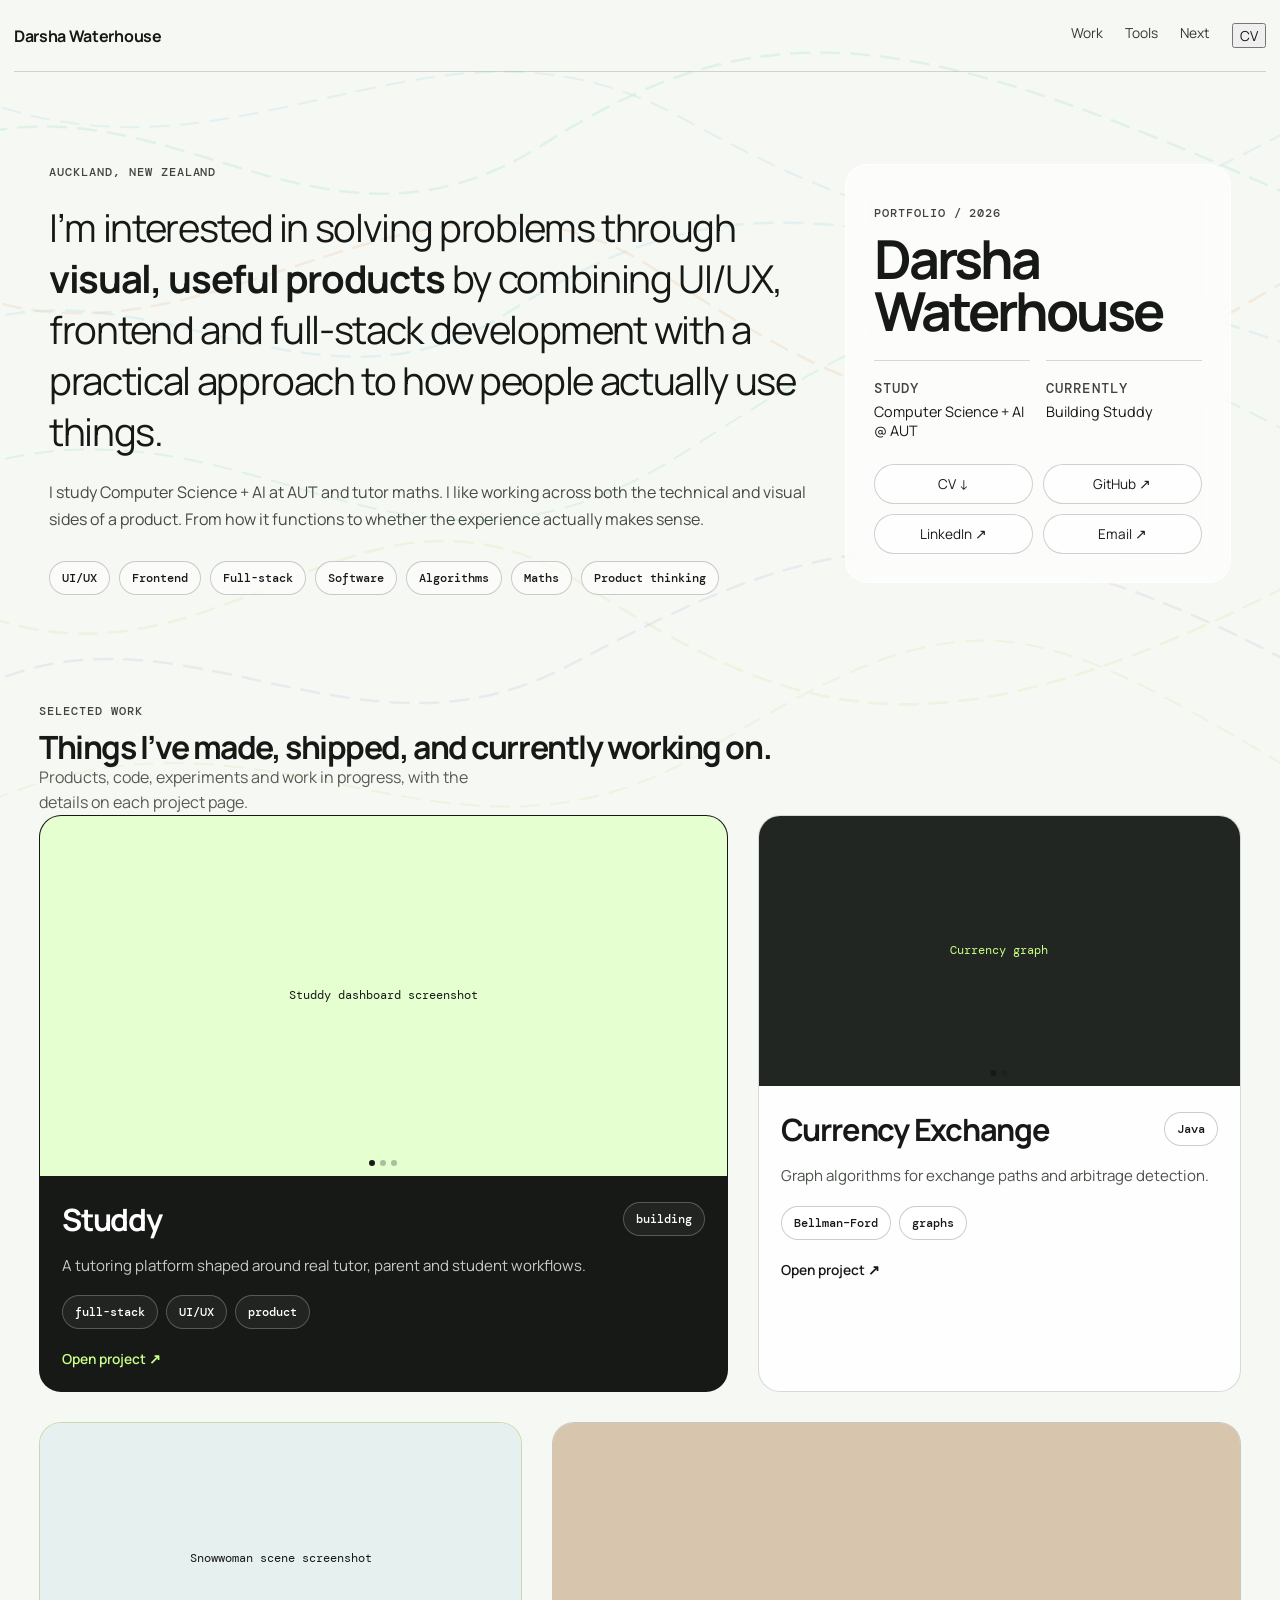
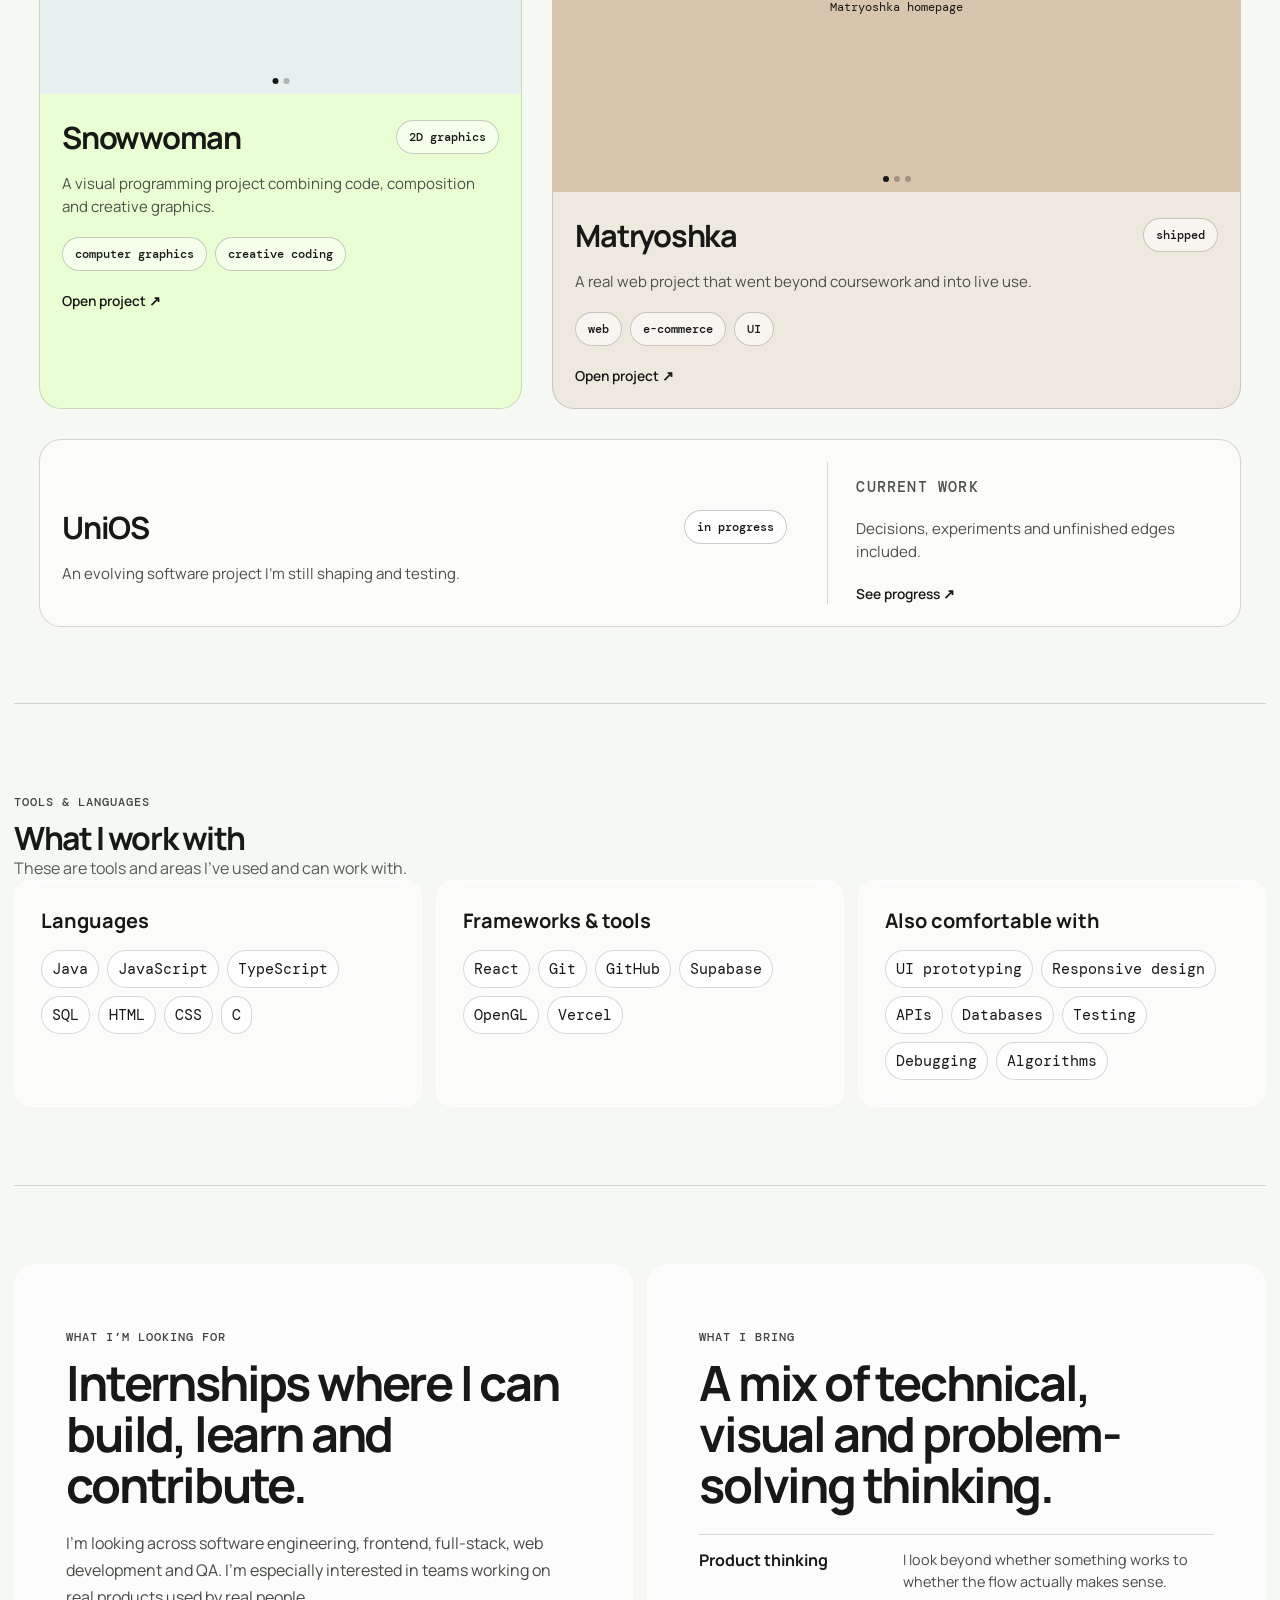
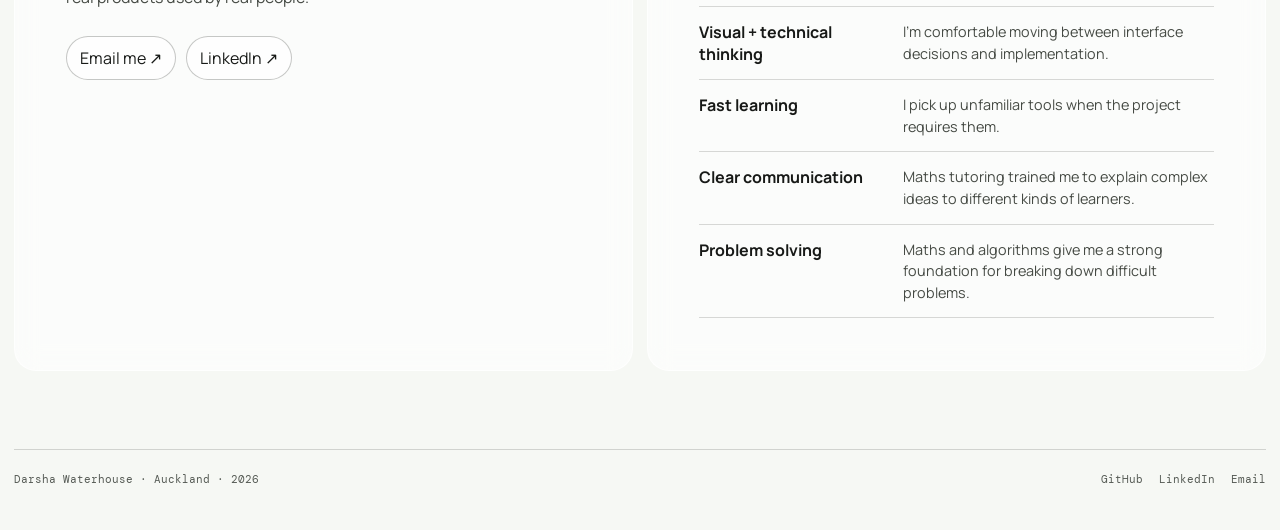
<file: index.html>
<!DOCTYPE html>
<html lang="en">

<head>
  <meta charset="UTF-8" />
  <meta name="viewport" content="width=device-width, initial-scale=1.0" />
  <meta name="description"
    content="Darsha Waterhouse — UI/UX, frontend, full-stack, software and creative technical work." />
  <title>Darsha Waterhouse</title>
  <link rel="preconnect" href="https://fonts.googleapis.com">
  <link rel="preconnect" href="https://fonts.gstatic.com" crossorigin>
  <link
    href="https://fonts.googleapis.com/css2?family=DM+Mono:wght@400;500&family=Manrope:wght@400;500;600;700&display=swap"
    rel="stylesheet">
  <link rel="stylesheet" href="styles.css" />
</head>

<body>
  <div class="light-trails" aria-hidden="true">
    <svg viewBox="0 0 1600 1000" preserveAspectRatio="none" fill="none">

      <path class="trail trail-green" fill="none" d="M-120 180 C 180 40, 380 330, 680 160 S 1180 40, 1720 260" />

      <path class="trail trail-cyan" fill="none" d="M-160 420 C 120 220, 360 500, 630 350 S 1050 210, 1700 410" />

      <path class="trail trail-yellow" fill="none" d="M-80 660 C 260 820, 430 480, 730 650 S 1200 850, 1720 600" />

      <path class="trail trail-violet" fill="none" d="M-120 820 C 170 600, 410 880, 710 740 S 1210 520, 1720 790" />

      <path class="trail trail-orange" fill="none" d="M-100 300 C 230 470, 510 120, 820 300 S 1250 520, 1700 260" />

      <path class="trail trail-green trail-thin" fill="none"
        d="M-100 540 C 300 390, 480 720, 860 500 S 1250 320, 1700 520" />

      <path class="trail trail-cyan trail-thin" fill="none"
        d="M-100 80 C 270 260, 520 -30, 850 130 S 1320 300, 1700 100" />

      <path class="trail trail-yellow trail-thin" fill="none"
        d="M-80 920 C 320 720, 540 1020, 890 830 S 1300 690, 1700 900" />

    </svg>
  </div>

  <canvas id="networkCanvas" aria-hidden="true"></canvas>

  <main class="page">
    <header class="topbar">
      <a class="brand" href="#top">Darsha Waterhouse</a>
      <nav>
        <a href="#work">Work</a>
        <a href="#tools">Tools</a>
        <a href="#next">Next</a>
        <button class="cv-open nav-cv" type="button">CV</button>
      </nav>
    </header>

    <section class="intro" id="top">
      <div class="intro-copy">
        <p class="kicker">Auckland, New Zealand</p>

        <p class="lead">
          I’m interested in solving problems through <strong>visual, useful products</strong>
          by combining UI/UX, frontend and full-stack development with a practical approach
          to how people actually use things.
        </p>

        <p class="about-text">
          I study Computer Science + AI at AUT and tutor maths. I like working across both
          the technical and visual sides of a product. From how it functions to whether
          the experience actually makes sense.
        </p>

        <div class="interest-row" aria-label="Interests">
          <span>UI/UX</span>
          <span>Frontend</span>
          <span>Full-stack</span>
          <span>Software</span>
          <span>Algorithms</span>
          <span>Maths</span>
          <span>Product thinking</span>
        </div>
      </div>

      <aside class="intro-card no-photo">
        <div class="intro-card-bottom">
          <div class="identity-block">
            <p class="mini-label">Portfolio / 2026</p>
            <h1>Darsha Waterhouse</h1>
          </div>

          <div class="profile-facts">
            <div>
              <p class="mini-label">Study</p>
              <p>Computer Science + AI @ AUT</p>
            </div>
            <div>
              <p class="mini-label">Currently</p>
              <p>Building Studdy</p>
            </div>
          </div>

          <div class="quick-links">
            <button class="cv-open quick-link-button" type="button">CV ↓</button>
            <a href="https://github.com/darshabloom" target="_blank" rel="noopener">GitHub ↗</a>

            <a href="https://www.linkedin.com/in/darsha-waterhouse-b93990320" target="_blank" rel="noopener">
              LinkedIn ↗
            </a>
            <a href="mailto:darshawaterhouse360@gmail.com">Email ↗</a>
          </div>
        </div>
      </aside>
    </section>

    <section class="work-section" id="work">
      <div class="section-heading">
        <div>
          <p class="mini-label">Selected work</p>
          <h2>Things I’ve made, shipped, and currently working on.</h2>
        </div>
        <p>
          Products, code, experiments and work in progress, with the details on each project page.
        </p>
      </div>

      <!-- V3 PROJECT LAYOUT: intentionally preserved -->
      <div class="work-grid">
        <a class="project project-large dark" href="studdy.html" data-accent="green">
          <div class="project-media carousel" data-carousel>
            <div class="slides">
              <div class="slide active placeholder green-soft">Studdy dashboard screenshot</div>
              <div class="slide placeholder charcoal">Tutor profile screenshot</div>
              <div class="slide placeholder offwhite">Booking flow screenshot</div>
            </div>
            <button class="carousel-btn prev" type="button" aria-label="Previous image">←</button>
            <button class="carousel-btn next" type="button" aria-label="Next image">→</button>
            <div class="carousel-dots"></div>
          </div>
          <div class="project-copy">
            <div class="project-topline">
              <h3>Studdy</h3>
              <span class="status">building</span>
            </div>
            <p>A tutoring platform shaped around real tutor, parent and student workflows.</p>
            <div class="project-meta">
              <span>full-stack</span><span>UI/UX</span><span>product</span>
            </div>
            <span class="project-link">Open project ↗</span>
          </div>
        </a>

        <a class="project project-small light" href="currency.html" data-accent="blue">
          <div class="project-media carousel" data-carousel>
            <div class="slides">
              <div class="slide active placeholder charcoal green-text">Currency graph</div>
              <div class="slide placeholder blue-soft">Arbitrage result</div>
            </div>
            <button class="carousel-btn prev" type="button" aria-label="Previous image">←</button>
            <button class="carousel-btn next" type="button" aria-label="Next image">→</button>
            <div class="carousel-dots"></div>
          </div>
          <div class="project-copy">
            <div class="project-topline">
              <h3>Currency Exchange</h3>
              <span class="status">Java</span>
            </div>
            <p>Graph algorithms for exchange paths and arbitrage detection.</p>
            <div class="project-meta">
              <span>Bellman–Ford</span><span>graphs</span>
            </div>
            <span class="project-link">Open project ↗</span>
          </div>
        </a>

        <a class="project project-small green" href="snowwoman.html" data-accent="lilac">
          <div class="project-media carousel" data-carousel>
            <div class="slides">
              <div class="slide active placeholder ice">Snowwoman scene screenshot</div>
              <div class="slide placeholder pale">Graphics detail screenshot</div>
            </div>
            <button class="carousel-btn prev" type="button" aria-label="Previous image">←</button>
            <button class="carousel-btn next" type="button" aria-label="Next image">→</button>
            <div class="carousel-dots"></div>
          </div>
          <div class="project-copy">
            <div class="project-topline">
              <h3>Snowwoman</h3>
              <span class="status">2D graphics</span>
            </div>
            <p>A visual programming project combining code, composition and creative graphics.</p>
            <div class="project-meta">
              <span>computer graphics</span><span>creative coding</span>
            </div>
            <span class="project-link">Open project ↗</span>
          </div>
        </a>

        <a class="project project-medium warm" href="matryoshka.html" data-accent="pink">
          <div class="project-media carousel" data-carousel>
            <div class="slides">
              <div class="slide active placeholder warmtone">Matryoshka homepage</div>
              <div class="slide placeholder cream">Product page</div>
              <div class="slide placeholder softblack">Ordering experience</div>
            </div>
            <button class="carousel-btn prev" type="button" aria-label="Previous image">←</button>
            <button class="carousel-btn next" type="button" aria-label="Next image">→</button>
            <div class="carousel-dots"></div>
          </div>
          <div class="project-copy">
            <div class="project-topline">
              <h3>Matryoshka</h3>
              <span class="status">shipped</span>
            </div>
            <p>A real web project that went beyond coursework and into live use.</p>
            <div class="project-meta">
              <span>web</span><span>e-commerce</span><span>UI</span>
            </div>
            <span class="project-link">Open project ↗</span>
          </div>
        </a>

        <a class="project project-wide outline" href="unios.html" data-accent="orange">
          <div class="project-copy split-copy">
            <div>
              <div class="project-topline">
                <h3>UniOS</h3>
                <span class="status">in progress</span>
              </div>
              <p>An evolving software project I’m still shaping and testing.</p>
            </div>
            <div class="wip-note">
              <p class="mini-label">Current work</p>
              <p>Decisions, experiments and unfinished edges included.</p>
              <span class="project-link">See progress ↗</span>
            </div>
          </div>
        </a>
      </div>
    </section>

    <section class="tools-section" id="tools">
      <div class="section-heading tools-heading">
        <div>
          <p class="mini-label">Tools & languages</p>
          <h2>What I work with</h2>
        </div>
        <p>These are tools and areas I’ve used and can work with.</p>
      </div>

      <div class="tools-grid">
        <div class="tool-group">
          <h3>Languages</h3>
          <div class="tool-list">
            <span>Java</span><span>JavaScript</span><span>TypeScript</span>
            <span>SQL</span><span>HTML</span><span>CSS</span><span>C</span>
          </div>
        </div>

        <div class="tool-group">
          <h3>Frameworks & tools</h3>
          <div class="tool-list">
            <span>React</span><span>Git</span><span>GitHub</span>
            <span>Supabase</span><span>OpenGL</span><span>Vercel</span>
          </div>
        </div>

        <div class="tool-group">
          <h3>Also comfortable with</h3>
          <div class="tool-list">
            <span>UI prototyping</span><span>Responsive design</span><span>APIs</span>
            <span>Databases</span><span>Testing</span><span>Debugging</span>
            <span>Algorithms</span>
          </div>
        </div>
      </div>
    </section>

    <section class="next-section" id="next">
      <article class="next-card">
        <p class="mini-label">What I’m looking for</p>
        <h2>Internships where I can build, learn and contribute.</h2>
        <p>
          I’m looking across software engineering, frontend, full-stack, web development
          and QA. I’m especially interested in teams working on real products used by real people.
        </p>
        <div class="next-links">
          <a href="mailto:your@email.com">Email me ↗</a>
          <a href="#" data-placeholder-link>LinkedIn ↗</a>
        </div>
      </article>

      <article class="next-card">
        <p class="mini-label">What I bring</p>
        <h2>A mix of technical, visual and problem-solving thinking.</h2>

        <div class="bring-list">
          <div class="bring-row">
            <strong>Product thinking</strong>
            <span>I look beyond whether something works to whether the flow actually makes sense.</span>
          </div>
          <div class="bring-row">
            <strong>Visual + technical thinking</strong>
            <span>I’m comfortable moving between interface decisions and implementation.</span>
          </div>
          <div class="bring-row">
            <strong>Fast learning</strong>
            <span>I pick up unfamiliar tools when the project requires them.</span>
          </div>
          <div class="bring-row">
            <strong>Clear communication</strong>
            <span>Maths tutoring trained me to explain complex ideas to different kinds of learners.</span>
          </div>
          <div class="bring-row">
            <strong>Problem solving</strong>
            <span>Maths and algorithms give me a strong foundation for breaking down difficult problems.</span>
          </div>
        </div>
      </article>
    </section>

    <footer>
      <span>Darsha Waterhouse · Auckland · 2026</span>
      <div>
        <a href="#" data-placeholder-link>GitHub</a>
        <a href="#" data-placeholder-link>LinkedIn</a>
        <a href="mailto:your@email.com">Email</a>
      </div>
    </footer>
  </main>

  <div class="cv-modal" id="cvModal" aria-hidden="true">
    <div class="cv-modal-backdrop"></div>

    <div class="cv-modal-panel" role="dialog" aria-modal="true" aria-label="Darsha Waterhouse CV">
      <div class="cv-modal-header">
        <strong>Darsha Waterhouse — CV</strong>

        <div class="cv-modal-actions">
          <a href="Darsha-Waterhouse-CV.pdf" download class="cv-download">
            Download ↓
          </a>

          <button class="cv-close" type="button" aria-label="Close CV">
            ×
          </button>
        </div>
      </div>

      <div class="cv-frame-wrap">
        <iframe src="Darsha-Waterhouse-CV.pdf" title="Darsha Waterhouse CV" class="cv-frame"></iframe>
      </div>
    </div>
  </div>

  <script src="script.js"></script>
</body>

</html>
</file>
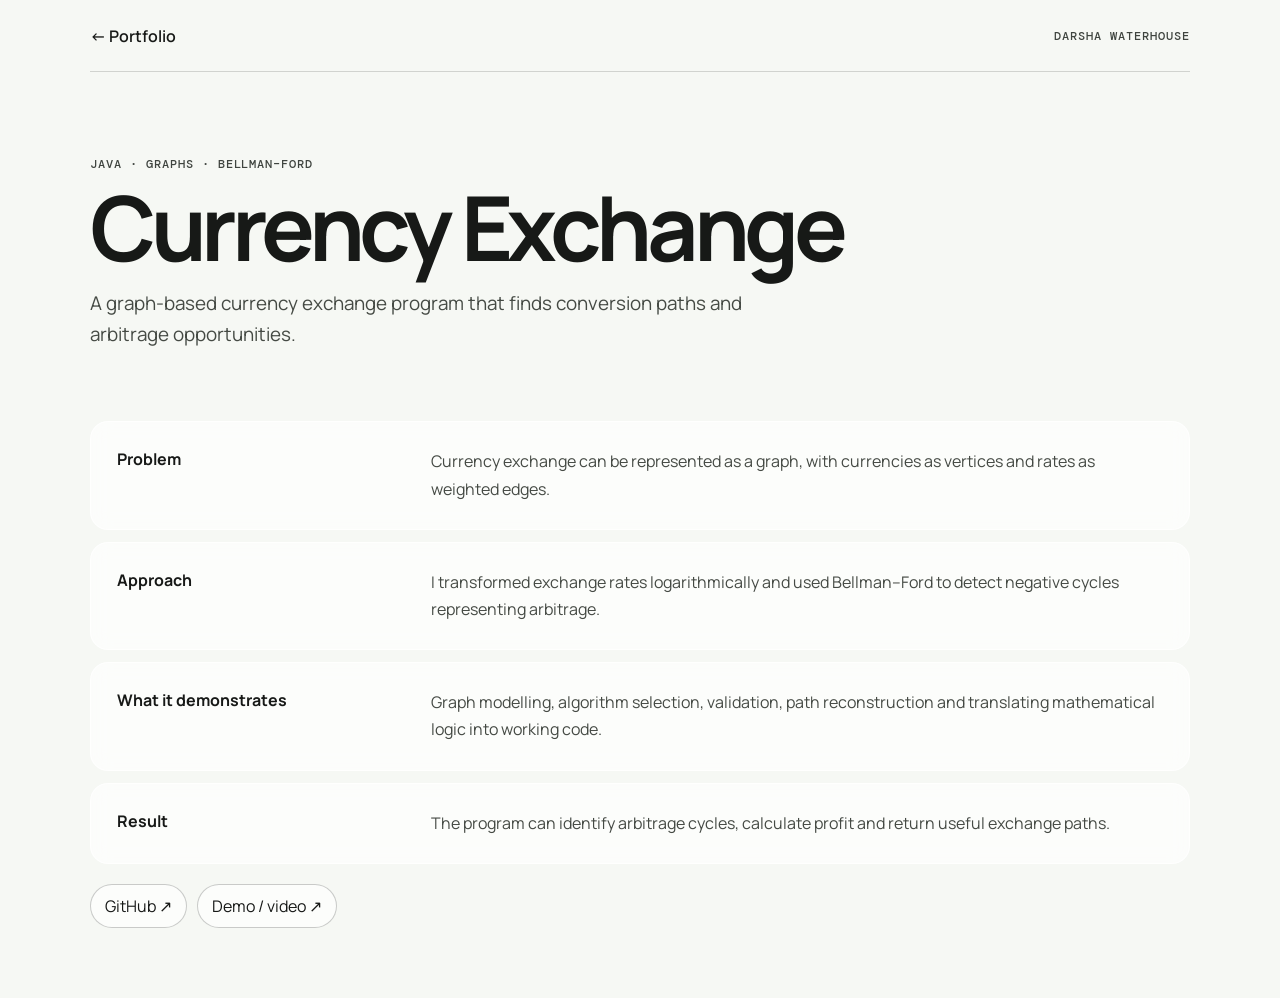
<file: currency.html>
<!DOCTYPE html>
<html lang="en">
<head>
  <meta charset="UTF-8" />
  <meta name="viewport" content="width=device-width, initial-scale=1.0" />
  <title>Currency Exchange — Darsha Waterhouse</title>
  <link rel="preconnect" href="https://fonts.googleapis.com">
  <link rel="preconnect" href="https://fonts.gstatic.com" crossorigin>
  <link href="https://fonts.googleapis.com/css2?family=DM+Mono:wght@400;500&family=Manrope:wght@400;500;600;700&display=swap" rel="stylesheet">
  <link rel="stylesheet" href="styles.css" />
  <style>
    .detail-shell {
      width:min(1100px, calc(100% - 28px));
      margin:0 auto;
      padding-bottom:70px;
    }
    .detail-nav {
      min-height:72px;
      display:flex;
      justify-content:space-between;
      align-items:center;
      border-bottom:1px solid var(--line);
    }
    .detail-nav a {
      text-decoration:none;
      font-weight:600;
    }
    .detail-hero {
      padding:72px 0 52px;
    }
    .detail-hero h1 {
      margin:10px 0 18px;
      font-size:clamp(3.2rem, 7vw, 6.8rem);
      line-height:.95;
      letter-spacing:-.06em;
    }
    .detail-hero .summary {
      max-width:720px;
      font-size:1.18rem;
      line-height:1.65;
      color:#454a44;
    }
    .detail-grid {
      display:grid;
      gap:12px;
    }
    .detail-section {
      display:grid;
      grid-template-columns:.28fr .72fr;
      gap:30px;
      padding:26px;
      border-radius:18px;
      background:rgba(255,255,255,.64);
      backdrop-filter:blur(10px);
      border:1px solid rgba(255,255,255,.74);
    }
    .detail-section h2 {
      margin:0;
      font-size:1rem;
    }
    .detail-section p {
      margin:0;
      line-height:1.7;
      color:#454a44;
    }
    .detail-actions {
      display:flex;
      flex-wrap:wrap;
      gap:10px;
      margin-top:20px;
    }
    .detail-actions a {
      padding:10px 14px;
      border-radius:999px;
      border:1px solid rgba(20,23,20,.22);
      background:rgba(255,255,255,.66);
      text-decoration:none;
    }
    @media(max-width:680px) {
      .detail-section {
        grid-template-columns:1fr;
        gap:8px;
      }
      .detail-hero {
        padding-top:48px;
      }
    }
  </style>
</head>
<body>
  <canvas id="networkCanvas" aria-hidden="true"></canvas>

  <main class="detail-shell">
    <header class="detail-nav">
      <a href="index.html">← Portfolio</a>
      <span class="mini-label">Darsha Waterhouse</span>
    </header>

    <section class="detail-hero">
      <p class="mini-label">Java · graphs · Bellman–Ford</p>
      <h1>Currency Exchange</h1>
      <p class="summary">A graph-based currency exchange program that finds conversion paths and arbitrage opportunities.</p>
    </section>

    <section class="detail-grid">
      <article class="detail-section"><h2>Problem</h2><p>Currency exchange can be represented as a graph, with currencies as vertices and rates as weighted edges.</p></article>
<article class="detail-section"><h2>Approach</h2><p>I transformed exchange rates logarithmically and used Bellman–Ford to detect negative cycles representing arbitrage.</p></article>
<article class="detail-section"><h2>What it demonstrates</h2><p>Graph modelling, algorithm selection, validation, path reconstruction and translating mathematical logic into working code.</p></article>
<article class="detail-section"><h2>Result</h2><p>The program can identify arbitrage cycles, calculate profit and return useful exchange paths.</p></article>
    </section>

    <div class="detail-actions">
      <a href="#" data-placeholder-link>GitHub ↗</a>
<a href="#" data-placeholder-link>Demo / video ↗</a>
    </div>
  </main>

  <script src="script.js"></script>
  <script>
    accent = "blue";
  </script>
</body>
</html>
</file>
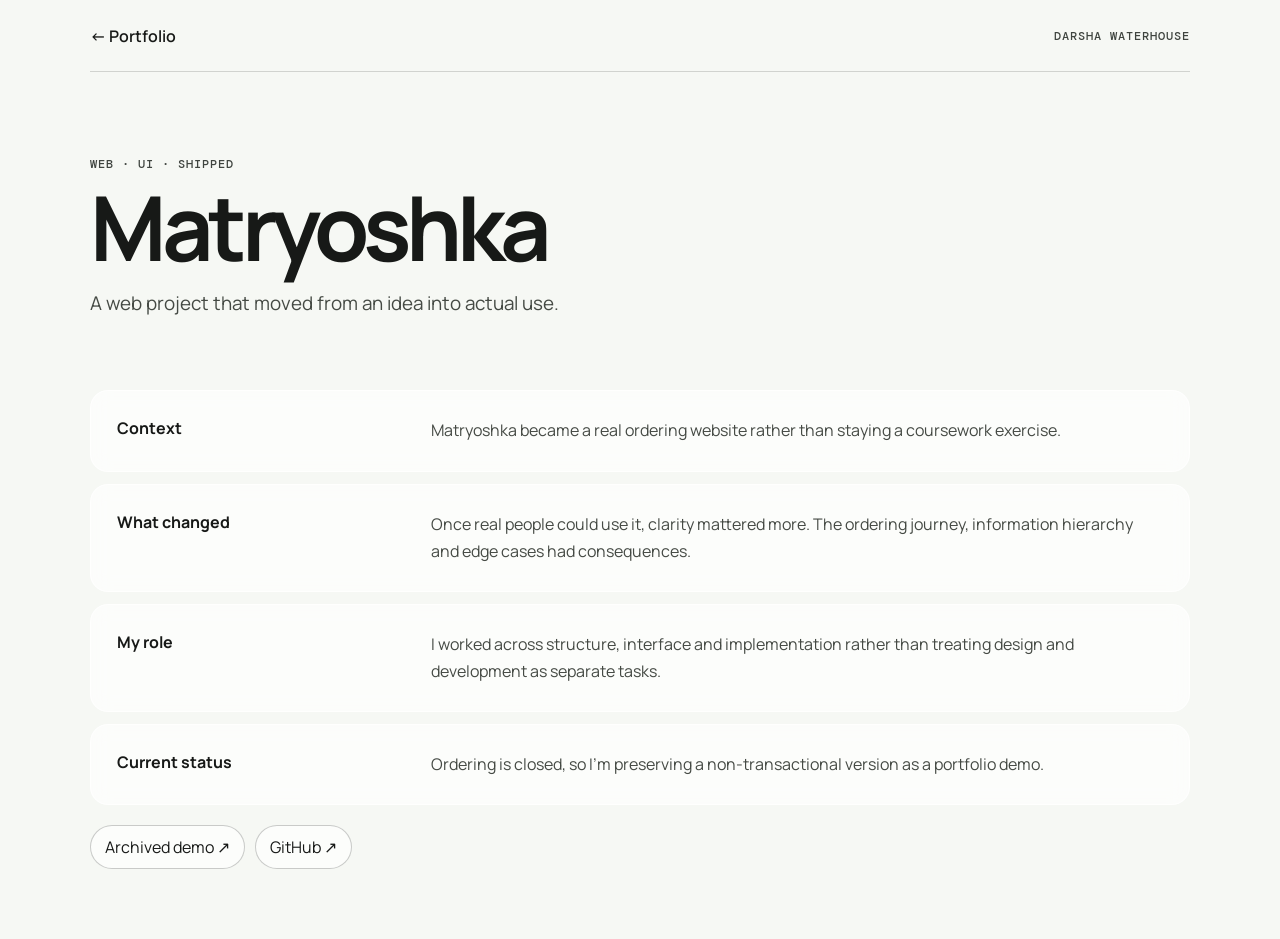
<file: matryoshka.html>
<!DOCTYPE html>
<html lang="en">
<head>
  <meta charset="UTF-8" />
  <meta name="viewport" content="width=device-width, initial-scale=1.0" />
  <title>Matryoshka — Darsha Waterhouse</title>
  <link rel="preconnect" href="https://fonts.googleapis.com">
  <link rel="preconnect" href="https://fonts.gstatic.com" crossorigin>
  <link href="https://fonts.googleapis.com/css2?family=DM+Mono:wght@400;500&family=Manrope:wght@400;500;600;700&display=swap" rel="stylesheet">
  <link rel="stylesheet" href="styles.css" />
  <style>
    .detail-shell {
      width:min(1100px, calc(100% - 28px));
      margin:0 auto;
      padding-bottom:70px;
    }
    .detail-nav {
      min-height:72px;
      display:flex;
      justify-content:space-between;
      align-items:center;
      border-bottom:1px solid var(--line);
    }
    .detail-nav a {
      text-decoration:none;
      font-weight:600;
    }
    .detail-hero {
      padding:72px 0 52px;
    }
    .detail-hero h1 {
      margin:10px 0 18px;
      font-size:clamp(3.2rem, 7vw, 6.8rem);
      line-height:.95;
      letter-spacing:-.06em;
    }
    .detail-hero .summary {
      max-width:720px;
      font-size:1.18rem;
      line-height:1.65;
      color:#454a44;
    }
    .detail-grid {
      display:grid;
      gap:12px;
    }
    .detail-section {
      display:grid;
      grid-template-columns:.28fr .72fr;
      gap:30px;
      padding:26px;
      border-radius:18px;
      background:rgba(255,255,255,.64);
      backdrop-filter:blur(10px);
      border:1px solid rgba(255,255,255,.74);
    }
    .detail-section h2 {
      margin:0;
      font-size:1rem;
    }
    .detail-section p {
      margin:0;
      line-height:1.7;
      color:#454a44;
    }
    .detail-actions {
      display:flex;
      flex-wrap:wrap;
      gap:10px;
      margin-top:20px;
    }
    .detail-actions a {
      padding:10px 14px;
      border-radius:999px;
      border:1px solid rgba(20,23,20,.22);
      background:rgba(255,255,255,.66);
      text-decoration:none;
    }
    @media(max-width:680px) {
      .detail-section {
        grid-template-columns:1fr;
        gap:8px;
      }
      .detail-hero {
        padding-top:48px;
      }
    }
  </style>
</head>
<body>
  <canvas id="networkCanvas" aria-hidden="true"></canvas>

  <main class="detail-shell">
    <header class="detail-nav">
      <a href="index.html">← Portfolio</a>
      <span class="mini-label">Darsha Waterhouse</span>
    </header>

    <section class="detail-hero">
      <p class="mini-label">Web · UI · shipped</p>
      <h1>Matryoshka</h1>
      <p class="summary">A web project that moved from an idea into actual use.</p>
    </section>

    <section class="detail-grid">
      <article class="detail-section"><h2>Context</h2><p>Matryoshka became a real ordering website rather than staying a coursework exercise.</p></article>
<article class="detail-section"><h2>What changed</h2><p>Once real people could use it, clarity mattered more. The ordering journey, information hierarchy and edge cases had consequences.</p></article>
<article class="detail-section"><h2>My role</h2><p>I worked across structure, interface and implementation rather than treating design and development as separate tasks.</p></article>
<article class="detail-section"><h2>Current status</h2><p>Ordering is closed, so I’m preserving a non-transactional version as a portfolio demo.</p></article>
    </section>

    <div class="detail-actions">
      <a href="#" data-placeholder-link>Archived demo ↗</a>
<a href="#" data-placeholder-link>GitHub ↗</a>
    </div>
  </main>

  <script src="script.js"></script>
  <script>
    accent = "pink";
  </script>
</body>
</html>
</file>
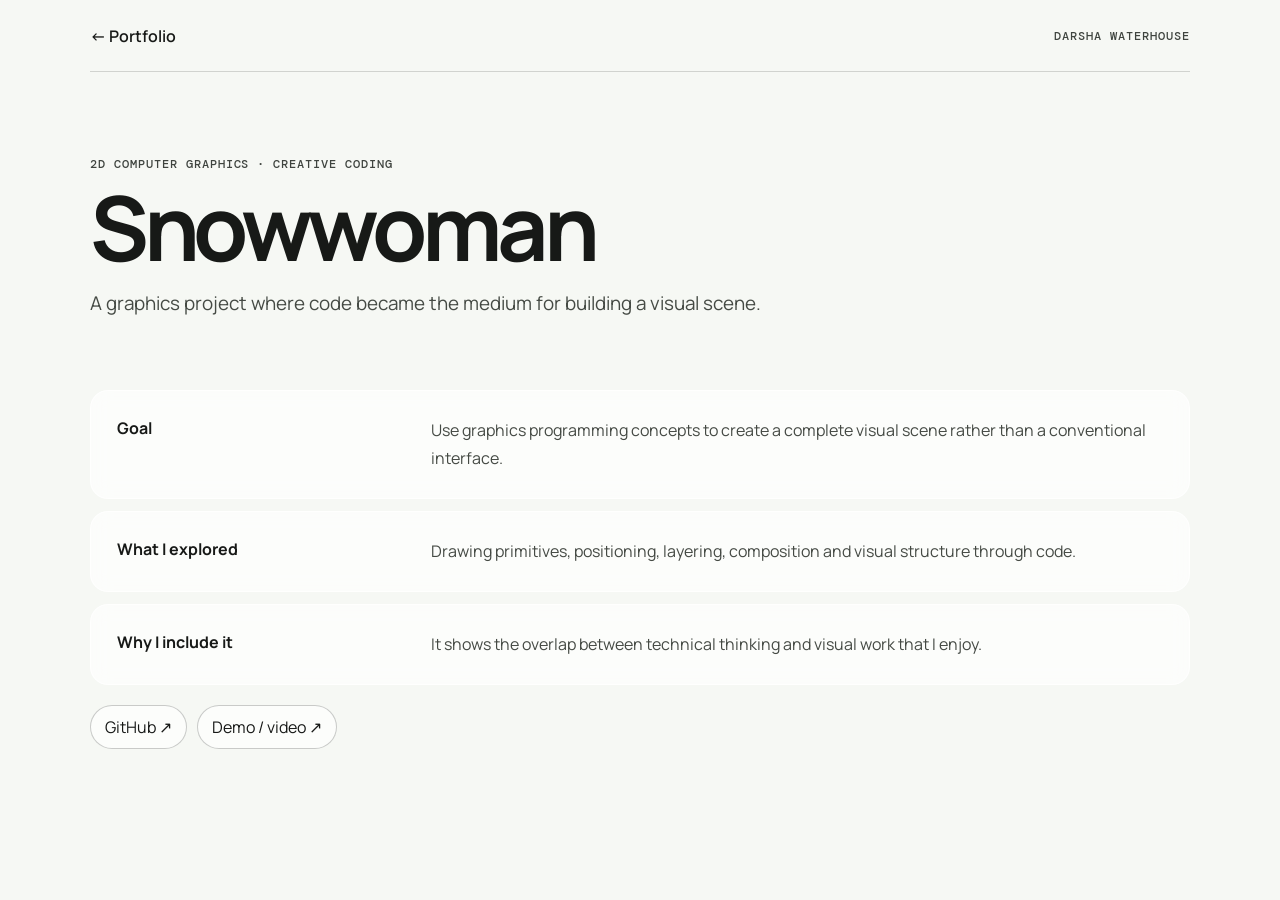
<file: snowwoman.html>
<!DOCTYPE html>
<html lang="en">
<head>
  <meta charset="UTF-8" />
  <meta name="viewport" content="width=device-width, initial-scale=1.0" />
  <title>Snowwoman — Darsha Waterhouse</title>
  <link rel="preconnect" href="https://fonts.googleapis.com">
  <link rel="preconnect" href="https://fonts.gstatic.com" crossorigin>
  <link href="https://fonts.googleapis.com/css2?family=DM+Mono:wght@400;500&family=Manrope:wght@400;500;600;700&display=swap" rel="stylesheet">
  <link rel="stylesheet" href="styles.css" />
  <style>
    .detail-shell {
      width:min(1100px, calc(100% - 28px));
      margin:0 auto;
      padding-bottom:70px;
    }
    .detail-nav {
      min-height:72px;
      display:flex;
      justify-content:space-between;
      align-items:center;
      border-bottom:1px solid var(--line);
    }
    .detail-nav a {
      text-decoration:none;
      font-weight:600;
    }
    .detail-hero {
      padding:72px 0 52px;
    }
    .detail-hero h1 {
      margin:10px 0 18px;
      font-size:clamp(3.2rem, 7vw, 6.8rem);
      line-height:.95;
      letter-spacing:-.06em;
    }
    .detail-hero .summary {
      max-width:720px;
      font-size:1.18rem;
      line-height:1.65;
      color:#454a44;
    }
    .detail-grid {
      display:grid;
      gap:12px;
    }
    .detail-section {
      display:grid;
      grid-template-columns:.28fr .72fr;
      gap:30px;
      padding:26px;
      border-radius:18px;
      background:rgba(255,255,255,.64);
      backdrop-filter:blur(10px);
      border:1px solid rgba(255,255,255,.74);
    }
    .detail-section h2 {
      margin:0;
      font-size:1rem;
    }
    .detail-section p {
      margin:0;
      line-height:1.7;
      color:#454a44;
    }
    .detail-actions {
      display:flex;
      flex-wrap:wrap;
      gap:10px;
      margin-top:20px;
    }
    .detail-actions a {
      padding:10px 14px;
      border-radius:999px;
      border:1px solid rgba(20,23,20,.22);
      background:rgba(255,255,255,.66);
      text-decoration:none;
    }
    @media(max-width:680px) {
      .detail-section {
        grid-template-columns:1fr;
        gap:8px;
      }
      .detail-hero {
        padding-top:48px;
      }
    }
  </style>
</head>
<body>
  <canvas id="networkCanvas" aria-hidden="true"></canvas>

  <main class="detail-shell">
    <header class="detail-nav">
      <a href="index.html">← Portfolio</a>
      <span class="mini-label">Darsha Waterhouse</span>
    </header>

    <section class="detail-hero">
      <p class="mini-label">2D computer graphics · creative coding</p>
      <h1>Snowwoman</h1>
      <p class="summary">A graphics project where code became the medium for building a visual scene.</p>
    </section>

    <section class="detail-grid">
      <article class="detail-section"><h2>Goal</h2><p>Use graphics programming concepts to create a complete visual scene rather than a conventional interface.</p></article>
<article class="detail-section"><h2>What I explored</h2><p>Drawing primitives, positioning, layering, composition and visual structure through code.</p></article>
<article class="detail-section"><h2>Why I include it</h2><p>It shows the overlap between technical thinking and visual work that I enjoy.</p></article>
    </section>

    <div class="detail-actions">
      <a href="#" data-placeholder-link>GitHub ↗</a>
<a href="#" data-placeholder-link>Demo / video ↗</a>
    </div>
  </main>

  <script src="script.js"></script>
  <script>
    accent = "lilac";
  </script>
</body>
</html>
</file>
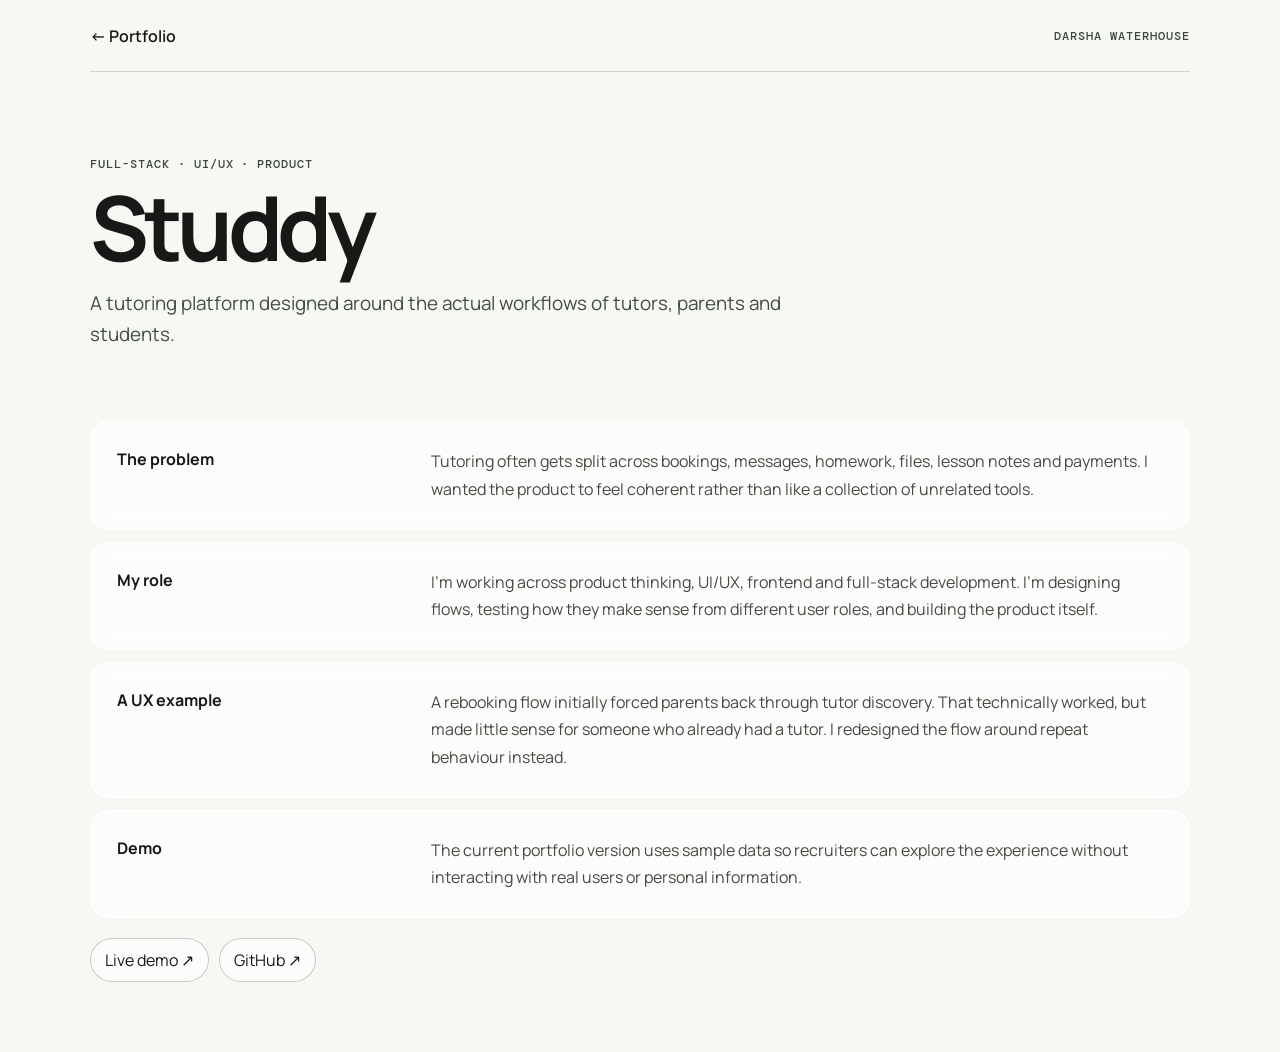
<file: studdy.html>
<!DOCTYPE html>
<html lang="en">

<head>
  <meta charset="UTF-8" />
  <meta name="viewport" content="width=device-width, initial-scale=1.0" />
  <title>Studdy — Darsha Waterhouse</title>
  <link rel="preconnect" href="https://fonts.googleapis.com">
  <link rel="preconnect" href="https://fonts.gstatic.com" crossorigin>
  <link
    href="https://fonts.googleapis.com/css2?family=DM+Mono:wght@400;500&family=Manrope:wght@400;500;600;700&display=swap"
    rel="stylesheet">
  <link rel="stylesheet" href="styles.css" />
  <style>
    .detail-shell {
      width: min(1100px, calc(100% - 28px));
      margin: 0 auto;
      padding-bottom: 70px;
    }

    .detail-nav {
      min-height: 72px;
      display: flex;
      justify-content: space-between;
      align-items: center;
      border-bottom: 1px solid var(--line);
    }

    .detail-nav a {
      text-decoration: none;
      font-weight: 600;
    }

    .detail-hero {
      padding: 72px 0 52px;
    }

    .detail-hero h1 {
      margin: 10px 0 18px;
      font-size: clamp(3.2rem, 7vw, 6.8rem);
      line-height: .95;
      letter-spacing: -.06em;
    }

    .detail-hero .summary {
      max-width: 720px;
      font-size: 1.18rem;
      line-height: 1.65;
      color: #454a44;
    }

    .detail-grid {
      display: grid;
      gap: 12px;
    }

    .detail-section {
      display: grid;
      grid-template-columns: .28fr .72fr;
      gap: 30px;
      padding: 26px;
      border-radius: 18px;
      background: rgba(255, 255, 255, .64);
      backdrop-filter: blur(10px);
      border: 1px solid rgba(255, 255, 255, .74);
    }

    .detail-section h2 {
      margin: 0;
      font-size: 1rem;
    }

    .detail-section p {
      margin: 0;
      line-height: 1.7;
      color: #454a44;
    }

    .detail-actions {
      display: flex;
      flex-wrap: wrap;
      gap: 10px;
      margin-top: 20px;
    }

    .detail-actions a {
      padding: 10px 14px;
      border-radius: 999px;
      border: 1px solid rgba(20, 23, 20, .22);
      background: rgba(255, 255, 255, .66);
      text-decoration: none;
    }

    @media(max-width:680px) {
      .detail-section {
        grid-template-columns: 1fr;
        gap: 8px;
      }

      .detail-hero {
        padding-top: 48px;
      }
    }
  </style>
</head>

<body>
  <canvas id="networkCanvas" aria-hidden="true"></canvas>

  <main class="detail-shell">
    <header class="detail-nav">
      <a href="index.html">← Portfolio</a>
      <span class="mini-label">Darsha Waterhouse</span>
    </header>

    <section class="detail-hero">
      <p class="mini-label">Full-stack · UI/UX · product</p>
      <h1>Studdy</h1>
      <p class="summary">A tutoring platform designed around the actual workflows of tutors, parents and students.</p>
    </section>

    <section class="detail-grid">
      <article class="detail-section">
        <h2>The problem</h2>
        <p>Tutoring often gets split across bookings, messages, homework, files, lesson notes and payments. I wanted the
          product to feel coherent rather than like a collection of unrelated tools.</p>
      </article>
      <article class="detail-section">
        <h2>My role</h2>
        <p>I’m working across product thinking, UI/UX, frontend and full-stack development. I’m designing flows, testing
          how they make sense from different user roles, and building the product itself.</p>
      </article>
      <article class="detail-section">
        <h2>A UX example</h2>
        <p>A rebooking flow initially forced parents back through tutor discovery. That technically worked, but made
          little sense for someone who already had a tutor. I redesigned the flow around repeat behaviour instead.</p>
      </article>
      <article class="detail-section">
        <h2>Demo</h2>
        <p>The current portfolio version uses sample data so recruiters can explore the experience without interacting
          with real users or personal information.</p>
      </article>
    </section>

    <div class="detail-actions">
      <a href="https://studdy-git-feat-portfolio-demo-darsha-waterhouses-projects.vercel.app/demo"
        data-placeholder-link>Live demo ↗</a>
      <a href="https://github.com/darshabloom/Studdy" data-placeholder-link>GitHub ↗</a>
    </div>
  </main>

  <script src="script.js"></script>
  <script>
    accent = "green";
  </script>
</body>

</html>
</file>
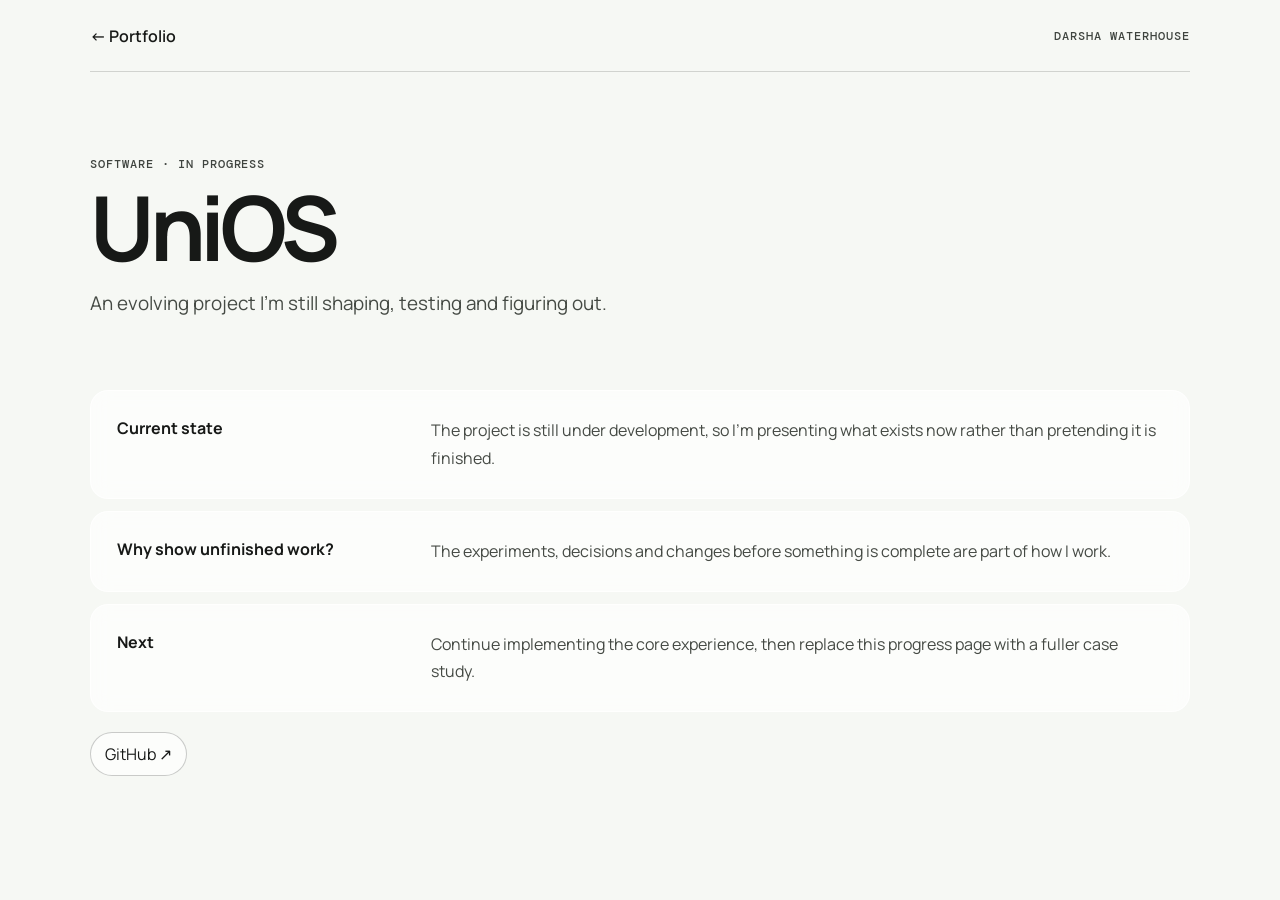
<file: unios.html>
<!DOCTYPE html>
<html lang="en">
<head>
  <meta charset="UTF-8" />
  <meta name="viewport" content="width=device-width, initial-scale=1.0" />
  <title>UniOS — Darsha Waterhouse</title>
  <link rel="preconnect" href="https://fonts.googleapis.com">
  <link rel="preconnect" href="https://fonts.gstatic.com" crossorigin>
  <link href="https://fonts.googleapis.com/css2?family=DM+Mono:wght@400;500&family=Manrope:wght@400;500;600;700&display=swap" rel="stylesheet">
  <link rel="stylesheet" href="styles.css" />
  <style>
    .detail-shell {
      width:min(1100px, calc(100% - 28px));
      margin:0 auto;
      padding-bottom:70px;
    }
    .detail-nav {
      min-height:72px;
      display:flex;
      justify-content:space-between;
      align-items:center;
      border-bottom:1px solid var(--line);
    }
    .detail-nav a {
      text-decoration:none;
      font-weight:600;
    }
    .detail-hero {
      padding:72px 0 52px;
    }
    .detail-hero h1 {
      margin:10px 0 18px;
      font-size:clamp(3.2rem, 7vw, 6.8rem);
      line-height:.95;
      letter-spacing:-.06em;
    }
    .detail-hero .summary {
      max-width:720px;
      font-size:1.18rem;
      line-height:1.65;
      color:#454a44;
    }
    .detail-grid {
      display:grid;
      gap:12px;
    }
    .detail-section {
      display:grid;
      grid-template-columns:.28fr .72fr;
      gap:30px;
      padding:26px;
      border-radius:18px;
      background:rgba(255,255,255,.64);
      backdrop-filter:blur(10px);
      border:1px solid rgba(255,255,255,.74);
    }
    .detail-section h2 {
      margin:0;
      font-size:1rem;
    }
    .detail-section p {
      margin:0;
      line-height:1.7;
      color:#454a44;
    }
    .detail-actions {
      display:flex;
      flex-wrap:wrap;
      gap:10px;
      margin-top:20px;
    }
    .detail-actions a {
      padding:10px 14px;
      border-radius:999px;
      border:1px solid rgba(20,23,20,.22);
      background:rgba(255,255,255,.66);
      text-decoration:none;
    }
    @media(max-width:680px) {
      .detail-section {
        grid-template-columns:1fr;
        gap:8px;
      }
      .detail-hero {
        padding-top:48px;
      }
    }
  </style>
</head>
<body>
  <canvas id="networkCanvas" aria-hidden="true"></canvas>

  <main class="detail-shell">
    <header class="detail-nav">
      <a href="index.html">← Portfolio</a>
      <span class="mini-label">Darsha Waterhouse</span>
    </header>

    <section class="detail-hero">
      <p class="mini-label">Software · in progress</p>
      <h1>UniOS</h1>
      <p class="summary">An evolving project I’m still shaping, testing and figuring out.</p>
    </section>

    <section class="detail-grid">
      <article class="detail-section"><h2>Current state</h2><p>The project is still under development, so I’m presenting what exists now rather than pretending it is finished.</p></article>
<article class="detail-section"><h2>Why show unfinished work?</h2><p>The experiments, decisions and changes before something is complete are part of how I work.</p></article>
<article class="detail-section"><h2>Next</h2><p>Continue implementing the core experience, then replace this progress page with a fuller case study.</p></article>
    </section>

    <div class="detail-actions">
      <a href="#" data-placeholder-link>GitHub ↗</a>
    </div>
  </main>

  <script src="script.js"></script>
  <script>
    accent = "orange";
  </script>
</body>
</html>
</file>
<file: styles.css>
* {
  box-sizing: border-box;
}

:root {
  --ink: #171917;
  --muted: #565b55;
  --paper: #f6f5f0;
  --white: rgba(255, 255, 255, .84);
  --green: #c8ff86;
  --green-soft: #e8ffd0;
  --line: rgba(20, 23, 20, .16);
  --warm: #eee7dc;
  --mono: "DM Mono", monospace;
  --sans: "Manrope", sans-serif;
  --radius: 22px;
}

html {
  scroll-behavior: smooth;
}

body {
  margin: 0;
  color: var(--ink);
  font-family: var(--sans);
  position: relative;
  overflow-x: hidden;
  background: #f6f8f4;
}

a {
  color: inherit;
}

#networkCanvas {
  position: fixed;
  inset: 0;
  width: 100%;
  height: 100%;
  z-index: -1;
  pointer-events: none;
}

.page {
  width: min(1320px, calc(100% - 28px));
  margin: 0 auto;
}

.topbar {
  height: 72px;
  display: flex;
  align-items: center;
  justify-content: space-between;
  border-bottom: 1px solid var(--line);
}

.brand {
  text-decoration: none;
  font-weight: 700;
  letter-spacing: -.02em;
}

.topbar nav {
  display: flex;
  gap: 22px;
  font-size: .86rem;
}

.topbar nav a {
  text-decoration: none;
  color: #343934;
}

.topbar nav a:hover {
  text-decoration: underline;
  text-underline-offset: 4px;
}

/* FIRST SCREEN */
.intro {
  display: grid;
  grid-template-columns: minmax(0, 1.45fr) minmax(300px, .72fr);
  gap: 18px;
  padding: 0px 35px 0px;
  min-height: calc(75svh - 72px);
  align-items: center;
}

.intro-copy {
  position: relative;
}

.intro-copy::before {
  content: "";
  position: absolute;
  inset: -12px -20px;
  z-index: -1;

  /* background:
    radial-gradient(ellipse at center,
      rgba(248, 250, 246, 0.20) 0%,
      rgba(248, 250, 246, 0.16) 55%,
      rgba(248, 250, 246, 0) 100%); */

  filter: blur(12px);
  pointer-events: none;
}

.kicker,
.mini-label {
  font-family: var(--mono);
  text-transform: uppercase;
  letter-spacing: .08em;
  font-size: .76rem;
  color: #3f443f;
  font-weight: 500;
}

.lead {
  font-size: clamp(1.75rem, 3vw, 3.1rem);
  line-height: 1.33;
  max-width: 890px;
  margin: 22px 0;
  letter-spacing: -.035em;
}

.about-text {
  max-width: 760px;
  line-height: 1.7;
  color: #454a44;
  font-size: 1rem;
  margin: 0;
}

.interest-row {
  display: flex;
  flex-wrap: wrap;
  gap: 9px;
  margin-top: 28px;
}

.interest-row span,
.project-meta span,
.status {
  border: 1px solid rgba(20, 23, 20, .22);
  border-radius: 999px;
  padding: 8px 12px;
  font-family: var(--mono);
  font-size: .74rem;
  font-weight: 500;
  background: rgba(255, 255, 255, .58);
}

.intro-card {
  color: var(--ink);
  border-radius: var(--radius);
  overflow: hidden;
  align-self: center;
  background: rgba(255, 255, 255, .66);
  backdrop-filter: blur(14px);
  border: 1px solid rgba(255, 255, 255, .7);
}

.intro-card-bottom {
  display: grid;
  gap: 24px;
  padding: 28px;
}

.identity-block h1 {
  margin: 8px 0 0;
  font-size: clamp(2.4rem, 4.2vw, 4.4rem);
  line-height: .96;
  letter-spacing: -.055em;
}

.profile-facts {
  display: grid;
  grid-template-columns: 1fr 1fr;
  gap: 16px;
}

.profile-facts>div {
  padding-top: 13px;
  border-top: 1px solid var(--line);
}

.profile-facts p {
  margin: 5px 0 0;
  font-size: .9rem;
}

.quick-links {
  display: grid;
  grid-template-columns: 1fr 1fr;
  gap: 10px;
}

.quick-links a,
.quick-links button {
  padding: 10px 12px;
  border: 1px solid rgba(20, 23, 20, .2);
  border-radius: 999px;
  text-align: center;
  text-decoration: none;
  background: rgba(255, 255, 255, .62);
  font-size: .85rem;
}

.quick-links a:hover,
.quick-links button:hover {
  background: #fff;
}

/* HEADINGS */
.section-heading::before {
  content: "";
  position: absolute;
  inset: -10px -16px;
  z-index: -1;

  /* background:
    radial-gradient(ellipse at center,
      rgba(248, 250, 246, 0.24),
      rgba(248, 250, 246, 0) 78%); */

  filter: blur(10px);
  pointer-events: none;
}

.section-heading>div {
  max-width: 780px;
}

.section-heading h2 {
  font-size: clamp(2rem, 2.4vw, 3.75rem);
  line-height: 1.05;
  margin: 7px 0 0;
  letter-spacing: -.045em;
}

.section-heading>p {
  margin: 0;
  max-width: 430px;
  color: var(--muted);
  font-size: 1rem;
  line-height: 1.55;
}

/* V3 PROJECT GRID — LOCKED */
.work-section {
  padding: 16px 25px 76px;
}

.work-grid {
  display: grid;
  grid-template-columns: repeat(12, 1fr);
  gap: 30px;
}

.project {
  display: block;
  text-decoration: none;
  border-radius: var(--radius);
  overflow: hidden;
  border: 1px solid var(--line);
  min-width: 0;
  cursor: pointer;
  transition: transform .16s ease, box-shadow .16s ease;
}

.project:hover {
  transform: translateY(-3px);
  box-shadow: 0 12px 30px rgba(20, 23, 20, .1);
}

.project-large {
  grid-column: span 7;
}

.project-small {
  grid-column: span 5;
}

.project-medium {
  grid-column: span 7;
}

.project-wide {
  grid-column: span 12;
}

.dark {
  background: var(--ink);
  color: white;
}

.light {
  background: rgba(255, 255, 255, .86);
}

.green {
  background: rgba(232, 255, 208, .9);
}

.warm {
  background: rgba(238, 231, 220, .9);
}

.outline {
  background: rgba(255, 255, 255, .5);
  backdrop-filter: blur(10px);
}

.project-media {
  position: relative;
  aspect-ratio: 16 / 9;
  overflow: hidden;
}

.project-large .project-media {
  aspect-ratio: 16 / 8.4;
}

.project-medium .project-media {
  aspect-ratio: 16 / 8.6;
}

.slides,
.slide {
  position: absolute;
  inset: 0;
}

.slide {
  opacity: 0;
  transition: opacity .35s ease, transform 4s ease;
  display: grid;
  place-items: center;
}

.slide.active {
  opacity: 1;
}

.project:hover .slide.active {
  transform: scale(1.018);
}

.placeholder {
  font-family: var(--mono);
  font-size: .72rem;
  text-align: center;
  padding: 20px;
}

.green-soft {
  background: #e6ffd0;
  color: var(--ink);
}

.blue-soft {
  background: #ddebff;
  color: var(--ink);
}

.charcoal {
  background: #222622;
  color: white;
}

.green-text {
  color: var(--green);
}

.offwhite {
  background: #f3f4ef;
  color: var(--ink);
}

.ice {
  background: #e6f0ef;
  color: var(--ink);
}

.pale {
  background: #d8e8e3;
  color: var(--ink);
}

.warmtone {
  background: #d8c5ad;
  color: var(--ink);
}

.cream {
  background: #f0e7d7;
  color: var(--ink);
}

.softblack {
  background: #262824;
  color: white;
}

.project-copy {
  padding: 22px;
}

.project-topline {
  display: flex;
  gap: 16px;
  justify-content: space-between;
  align-items: center;
}

.project h3 {
  margin: 0;
  font-size: clamp(1.45rem, 2.4vw, 2.25rem);
  letter-spacing: -.04em;
}

.project-copy>p,
.split-copy>div>p {
  line-height: 1.55;
  margin: 14px 0 18px;
  color: #4b504a;
  font-size: .94rem;
}

.dark .project-copy>p {
  color: #c7cbc5;
}

.project-meta {
  display: flex;
  flex-wrap: wrap;
  gap: 8px;
  margin-bottom: 18px;
}

.dark .project-meta span,
.dark .status {
  border-color: rgba(255, 255, 255, .24);
  background: rgba(255, 255, 255, .05);
}

.project-link {
  font-weight: 600;
  font-size: .86rem;
}

.dark .project-link {
  color: var(--green);
}

.project:hover .project-link {
  text-decoration: underline;
  text-underline-offset: 4px;
}

.carousel-btn {
  position: absolute;
  z-index: 3;
  top: 50%;
  transform: translateY(-50%);
  width: 34px;
  height: 34px;
  border-radius: 50%;
  border: 1px solid rgba(255, 255, 255, .38);
  background: rgba(20, 23, 20, .72);
  color: white;
  cursor: pointer;
  opacity: 0;
  transition: opacity .18s ease;
}

.project-media:hover .carousel-btn {
  opacity: 1;
}

.carousel-btn.prev {
  left: 12px;
}

.carousel-btn.next {
  right: 12px;
}

.carousel-dots {
  position: absolute;
  z-index: 3;
  bottom: 10px;
  left: 50%;
  transform: translateX(-50%);
  display: flex;
  gap: 5px;
}

.carousel-dots button {
  width: 6px;
  height: 6px;
  padding: 0;
  border: 0;
  border-radius: 50%;
  background: rgba(20, 23, 20, .28);
}

.carousel-dots button.active {
  background: var(--ink);
}

.split-copy {
  display: grid;
  grid-template-columns: 1.3fr .7fr;
  gap: 40px;
  align-items: end;
}

.wip-note {
  border-left: 1px solid var(--line);
  padding-left: 28px;
}

/* TOOLS */
.tools-section {
  padding: 78px 0;
  border-top: 1px solid var(--line);
}

.tools-grid {
  display: grid;
  grid-template-columns: repeat(3, 1fr);
  gap: 14px;
}

.tool-group {
  padding: 26px;
  border-radius: 18px;
  background: rgba(255, 255, 255, .58);
  backdrop-filter: blur(10px);
  border: 1px solid rgba(255, 255, 255, .72);
}

.tool-group h3 {
  margin: 0 0 16px;
  font-size: 1.25rem;
}

.tool-list {
  display: flex;
  flex-wrap: wrap;
  gap: 8px;
}

.tool-list span {
  padding: 8px 10px;
  border: 1px solid rgba(20, 23, 20, .17);
  border-radius: 999px;
  background: rgba(255, 255, 255, .62);
  font-family: var(--mono);
  font-size: .92rem;
}

/* FINAL SECTION */
.next-section {
  display: grid;
  grid-template-columns: 1fr 1fr;
  gap: 14px;
  padding: 78px 0;
  border-top: 1px solid var(--line);
}

.next-card {
  padding: clamp(28px, 4vw, 52px);
  border-radius: 22px;
  background: rgba(255, 255, 255, .6);
  backdrop-filter: blur(12px);
  border: 1px solid rgba(255, 255, 255, .72);
}

.next-card h2 {
  margin: 10px 0 20px;
  font-size: clamp(2rem, 3.8vw, 3.8rem);
  line-height: 1.05;
  letter-spacing: -.045em;
}

.next-card>p:not(.mini-label) {
  line-height: 1.7;
  color: #454a44;
}

.next-links {
  display: flex;
  flex-wrap: wrap;
  gap: 10px;
  margin-top: 24px;
}

.next-links a {
  padding: 10px 13px;
  border: 1px solid rgba(20, 23, 20, .24);
  border-radius: 999px;
  background: rgba(255, 255, 255, .62);
  text-decoration: none;
}

.bring-list {
  margin-top: 24px;
}

.bring-row {
  display: grid;
  grid-template-columns: .75fr 1.25fr;
  gap: 18px;
  padding: 14px 0;
  border-top: 1px solid var(--line);
}

.bring-row:last-child {
  border-bottom: 1px solid var(--line);
}

.bring-row span {
  color: #454a44;
  line-height: 1.5;
  font-size: .9rem;
}

/* FOOTER */
footer {
  border-top: 1px solid var(--line);
  padding: 22px 0 34px;
  display: flex;
  justify-content: space-between;
  font-family: var(--mono);
  font-size: .7rem;
  color: var(--muted);
}

footer div {
  display: flex;
  gap: 16px;
  flex-wrap: wrap;
}

footer a {
  text-decoration: none;
}

/* RESPONSIVE */
@media (max-width: 900px) {
  .intro {
    grid-template-columns: 1fr;
    min-height: auto;
  }

  .intro-card {
    max-width: 620px;
  }

  .project-large,
  .project-small,
  .project-medium {
    grid-column: span 12;
  }

  .tools-grid {
    grid-template-columns: 1fr 1fr;
  }

  .tool-group:last-child {
    grid-column: span 2;
  }
}

@media (max-width: 680px) {
  .page {
    width: min(100% - 18px, 1320px);
  }

  .topbar {
    height: auto;
    padding: 16px 0;
    display: block;
  }

  .topbar nav {
    gap: 14px;
    margin-top: 12px;
    flex-wrap: wrap;
  }

  .intro {
    padding: 28px 0 40px;
  }

  .lead {
    font-size: 1.42rem;
  }

  .profile-facts {
    grid-template-columns: 1fr;
  }

  .section-heading,
  .split-copy {
    display: block;
  }

  .section-heading>p {
    margin-top: 10px;
  }

  .section-heading h2 {
    font-size: 2.45rem;
  }

  /* Preserve some V3 asymmetry on mobile */
  .work-grid {
    grid-template-columns: repeat(2, 1fr);
    gap: 10px;
  }

  .project-large,
  .project-medium,
  .project-wide {
    grid-column: span 2;
  }

  .project-small {
    grid-column: span 1;
  }

  .project-small .project-media {
    aspect-ratio: 4 / 3;
  }

  .project-copy {
    padding: 15px;
  }

  .project-small .project-topline {
    display: block;
  }

  .project-small .status {
    display: inline-block;
    margin-top: 8px;
  }

  .project-small h3 {
    font-size: 1.35rem;
  }

  .project-small .project-meta {
    display: none;
  }

  .wip-note {
    border-left: 0;
    border-top: 1px solid var(--line);
    padding: 18px 0 0;
    margin-top: 18px;
  }

  .tools-grid {
    grid-template-columns: 1fr;
  }

  .tool-group:last-child {
    grid-column: span 1;
  }

  .next-section {
    grid-template-columns: 1fr;
  }

  .next-card h2 {
    font-size: 2.5rem;
  }

  .bring-row {
    grid-template-columns: 1fr;
    gap: 5px;
  }

  .carousel-btn {
    opacity: 1;
  }

  footer {
    display: block;
  }

  footer div {
    margin-top: 10px;
  }
}

@media (prefers-reduced-motion: reduce) {
  html {
    scroll-behavior: auto;
  }

  .project,
  .slide {
    transition: none;
  }
}

@keyframes auroraShift {
  0% {
    transform: rotate(-3deg) scale(1.08) translate3d(-2%, 0, 0);
    background-position: 25% 50%;
  }

  100% {
    transform: rotate(1deg) scale(1.1) translate3d(2%, -1%, 0);
    background-position: 75% 48%;
  }
}

@keyframes auroraFloat {
  0% {
    transform: translate3d(-1%, 1%, 0) scale(1);
  }

  100% {
    transform: translate3d(1.6%, -1.6%, 0) scale(1.04);
  }
}

.light-trails {
  position: fixed;
  inset: 0;
  z-index: -2;
  pointer-events: none;
  overflow: hidden;
  opacity: 0.55;
}

.light-trails svg {
  width: 100%;
  height: 100%;
  overflow: visible;
}

.trail {
  fill: none;
  stroke-linecap: round;

  stroke-width: 2.5;
  opacity: 0.22;

  vector-effect: non-scaling-stroke;

  stroke-dasharray: 18 12;

  animation:
    trailMove 11s linear infinite,
    trailPulse 5s ease-in-out infinite alternate;

  transition:
    stroke 2.5s ease,
    opacity 0.4s ease;
}

.trail-thin {
  stroke-width: 2;
  opacity: 0.27;
}

.trail-green,
.trail-cyan,
.trail-yellow,
.trail-orange,
.trail-violet {
  opacity: 0.28;
}

.trail-green {
  stroke: #67d99a;
}

.trail-cyan {
  stroke: #6fcde2;
}

.trail-yellow {
  stroke: #d8cf70;
}

.trail-orange {
  stroke: #e5a060;
}

.trail-violet {
  stroke: #9b89c9;
  opacity: 0.23;
}

.trail:nth-child(2) {
  animation-duration: 13s, 6s;
}

.trail:nth-child(3) {
  animation-duration: 15s, 7s;
}

.trail:nth-child(4) {
  animation-duration: 12s, 5s;
}

.trail:nth-child(5) {
  animation-duration: 14s, 6s;
}

.trail:nth-child(6) {
  animation-duration: 10s, 5s;
}

.trail:nth-child(7) {
  animation-duration: 16s, 6s;
}

.trail:nth-child(8) {
  animation-duration: 13s, 7s;
}

@keyframes trailMove {
  from {
    stroke-dashoffset: 0;
  }

  to {
    stroke-dashoffset: -180;
  }
}

@keyframes trailPulse {
  0% {
    opacity: 0.2;
  }

  50% {
    opacity: 0.42;
  }

  100% {
    opacity: 0.28;
  }
}

.trail-green {
  animation:
    trailMove 18s linear infinite,
    greenShift 10s ease-in-out infinite alternate;
}

.trail-cyan {
  animation:
    trailMove 22s linear infinite,
    cyanShift 12s ease-in-out infinite alternate;
}

.trail-yellow {
  animation:
    trailMove 26s linear infinite,
    yellowShift 9s ease-in-out infinite alternate;
}

.trail-orange {
  animation:
    trailMove 24s linear infinite,
    orangeShift 11s ease-in-out infinite alternate;
}

.trail-violet {
  animation:
    trailMove 20s linear infinite,
    violetShift 13s ease-in-out infinite alternate;
}

@keyframes greenShift {
  from {
    stroke: #60d99a;
  }

  to {
    stroke: #9ae58d;
  }
}

@keyframes cyanShift {
  from {
    stroke: #65cbdc;
  }

  to {
    stroke: #7fbddf;
  }
}

@keyframes yellowShift {
  from {
    stroke: #d7cb69;
  }

  to {
    stroke: #b7db7e;
  }
}

@keyframes orangeShift {
  from {
    stroke: #dfa05f;
  }

  to {
    stroke: #dc826f;
  }
}

@keyframes violetShift {
  from {
    stroke: #9785c4;
  }

  to {
    stroke: #af92b4;
  }
}

.cv-modal {
  position: fixed;
  inset: 0;
  z-index: 9999;
  display: none;
  align-items: center;
  justify-content: center;
  padding: 24px;
}

.cv-modal.open {
  display: flex;
}

.cv-modal-backdrop {
  position: absolute;
  inset: 0;
  background: rgba(20, 20, 20, 0.42);
  backdrop-filter: blur(8px);
}

.cv-modal-panel {
  position: relative;
  z-index: 1;
  width: min(1000px, 94vw);
  height: min(88vh, 900px);
  background: #fff;
  border-radius: 20px;
  overflow: hidden;
  box-shadow: 0 24px 80px rgba(0, 0, 0, 0.22);
  display: flex;
  flex-direction: column;
}

.cv-modal-header {
  display: flex;
  align-items: center;
  justify-content: space-between;
  gap: 20px;
  padding: 14px 18px;
  border-bottom: 1px solid rgba(20, 23, 20, 0.12);
}

.cv-modal-actions {
  display: flex;
  align-items: center;
  gap: 10px;
}

.cv-download {
  text-decoration: none;
  border: 1px solid rgba(20, 23, 20, 0.2);
  border-radius: 999px;
  padding: 8px 12px;
}

.cv-close {
  width: 38px;
  height: 38px;
  border-radius: 50%;
  border: 1px solid rgba(20, 23, 20, 0.2);
  background: white;
  font-size: 1.4rem;
  cursor: pointer;
}

.cv-frame-wrap {
  flex: 1;
  min-height: 0;
}

.cv-frame {
  width: 100%;
  height: 100%;
  border: 0;
}

.nav-cv,
.quick-link-button {
  font: inherit;
  color: inherit;
  cursor: pointer;
}
</file>
